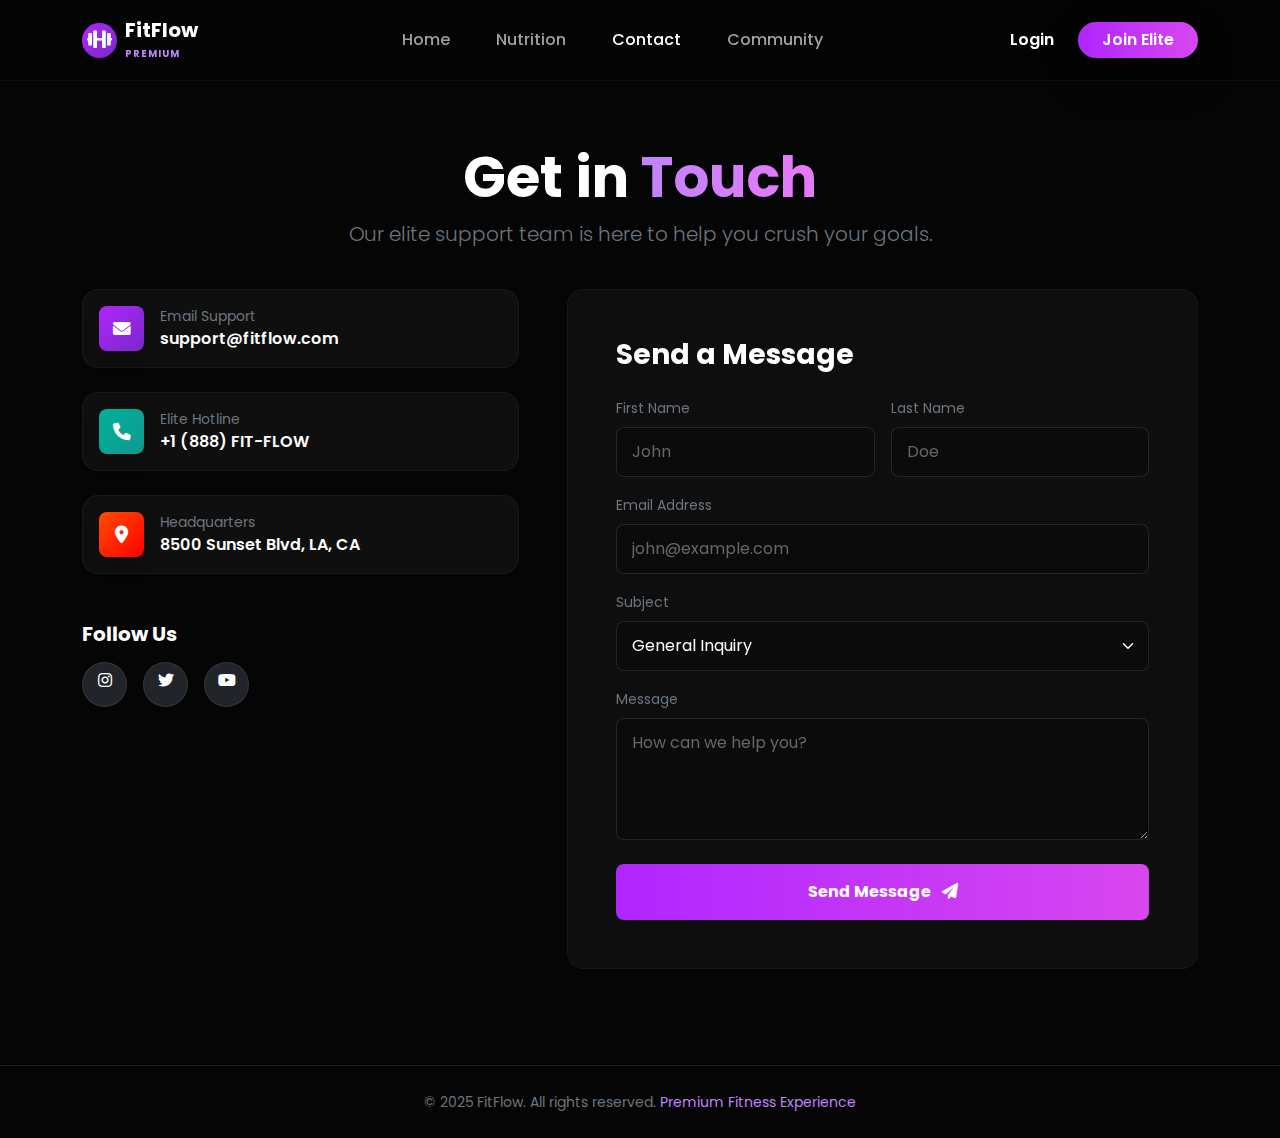
<file: web/pages/contact.html>
<!DOCTYPE html>
<html lang="en">
<head>
    <meta charset="UTF-8">
    <meta name="viewport" content="width=device-width, initial-scale=1.0">
    <title>Contact Support - FitFlow</title>
    <!-- Bootstrap 5 CDN -->
    <link href="https://cdn.jsdelivr.net/npm/bootstrap@5.3.0/dist/css/bootstrap.min.css" rel="stylesheet">
    <!-- FontAwesome -->
    <link rel="stylesheet" href="https://cdnjs.cloudflare.com/ajax/libs/font-awesome/6.0.0/css/all.min.css">
    <!-- Google Fonts -->
    <link href="https://fonts.googleapis.com/css2?family=Poppins:wght@300;400;600;700&display=swap" rel="stylesheet">
    <!-- Custom CSS (Note the ../ to go up one folder) -->
    <link rel="stylesheet" href="../css/style.css">
    <link rel="stylesheet" href="../css/contact_style.css">
</head>
<body>

    <!-- Navbar -->
    <nav class="navbar navbar-expand-lg navbar-dark fixed-top">
        <div class="container">
            <a class="navbar-brand d-flex align-items-center gap-2" href="../index.html">
                <div class="logo-icon"><i class="fa-solid fa-dumbbell"></i></div>
                <div class="lh-1">
                    <span class="fw-bold d-block">FitFlow</span>
                    <small class="text-purple fw-bold" style="font-size: 0.6rem; letter-spacing: 1px;">PREMIUM</small>
                </div>
            </a>
            
            <button class="navbar-toggler" type="button" data-bs-toggle="collapse" data-bs-target="#navbarNav">
                <span class="navbar-toggler-icon"></span>
            </button>

            <div class="collapse navbar-collapse" id="navbarNav">
                <ul class="navbar-nav mx-auto">
                    <li class="nav-item">
                        <a class="nav-link" href="../index.html">Home</a>
                    </li>
                    <li class="nav-item">
                        <a class="nav-link" href="nutrition.html">Nutrition</a>
                    </li>
                    <li class="nav-item">
                        <a class="nav-link active" href="contact.html">Contact</a>
                    </li>
                    <li class="nav-item">
                        <a class="nav-link" href="../index.html#community-section">Community</a>
                    </li>
                </ul>
                <div class="d-flex align-items-center gap-4">
                    <a href="#" class="text-white text-decoration-none fw-semibold fs-6">Login</a>
                    <a href="#" class="btn btn-primary btn-gradient rounded-pill px-4 shadow-lg">Join Elite</a>
                </div>
            </div>
        </div>
    </nav>

    <!-- Header Section -->
    <section class="contact-header pt-5 mt-5 pb-4 text-center">
        <div class="container mt-5">
            <h1 class="display-4 fw-bold">Get in <span class="text-gradient">Touch</span></h1>
            <p class="text-secondary lead">Our elite support team is here to help you crush your goals.</p>
        </div>
    </section>

    <!-- Contact Content -->
    <section class="container pb-5 mb-5">
        <div class="row g-5">
            
            <!-- Left Column: Contact Info -->
            <div class="col-lg-5">
                <div class="d-flex flex-column gap-4">
                    
                    <!-- Info Box 1 -->
                    <div class="d-flex align-items-center gap-3 p-3 rounded-4 bg-card-dark border border-secondary border-opacity-10">
                        <div class="icon-glow-sm bg-purple rounded-3 d-flex align-items-center justify-content-center text-white shadow">
                            <i class="fa-solid fa-envelope"></i>
                        </div>
                        <div>
                            <small class="text-secondary d-block">Email Support</small>
                            <span class="fw-semibold">support@fitflow.com</span>
                        </div>
                    </div>

                    <!-- Info Box 2 -->
                    <div class="d-flex align-items-center gap-3 p-3 rounded-4 bg-card-dark border border-secondary border-opacity-10">
                        <div class="icon-glow-sm bg-teal rounded-3 d-flex align-items-center justify-content-center text-white shadow">
                            <i class="fa-solid fa-phone"></i>
                        </div>
                        <div>
                            <small class="text-secondary d-block">Elite Hotline</small>
                            <span class="fw-semibold">+1 (888) FIT-FLOW</span>
                        </div>
                    </div>

                    <!-- Info Box 3 -->
                    <div class="d-flex align-items-center gap-3 p-3 rounded-4 bg-card-dark border border-secondary border-opacity-10">
                        <div class="icon-glow-sm bg-orange rounded-3 d-flex align-items-center justify-content-center text-white shadow">
                            <i class="fa-solid fa-location-dot"></i>
                        </div>
                        <div>
                            <small class="text-secondary d-block">Headquarters</small>
                            <span class="fw-semibold">8500 Sunset Blvd, LA, CA</span>
                        </div>
                    </div>

                    <!-- Social Media -->
                    <div class="mt-4">
                        <h5 class="fw-bold mb-3">Follow Us</h5>
                        <div class="d-flex gap-3">
                            <a href="#" class="btn btn-dark rounded-circle border border-secondary border-opacity-25" style="width: 45px; height: 45px;"><i class="fa-brands fa-instagram text-white"></i></a>
                            <a href="#" class="btn btn-dark rounded-circle border border-secondary border-opacity-25" style="width: 45px; height: 45px;"><i class="fa-brands fa-twitter text-white"></i></a>
                            <a href="#" class="btn btn-dark rounded-circle border border-secondary border-opacity-25" style="width: 45px; height: 45px;"><i class="fa-brands fa-youtube text-white"></i></a>
                        </div>
                    </div>

                </div>
            </div>

            <!-- Right Column: Form -->
            <div class="col-lg-7">
                <div class="contact-form-wrapper p-4 p-md-5 rounded-4 border border-secondary border-opacity-10">
                    <h3 class="fw-bold mb-4">Send a Message</h3>
                    <form>
                        <div class="row g-3">
                            <div class="col-md-6">
                                <label class="form-label text-secondary small">First Name</label>
                                <input type="text" class="form-control form-control-dark" placeholder="John">
                            </div>
                            <div class="col-md-6">
                                <label class="form-label text-secondary small">Last Name</label>
                                <input type="text" class="form-control form-control-dark" placeholder="Doe">
                            </div>
                            <div class="col-12">
                                <label class="form-label text-secondary small">Email Address</label>
                                <input type="email" class="form-control form-control-dark" placeholder="john@example.com">
                            </div>
                            <div class="col-12">
                                <label class="form-label text-secondary small">Subject</label>
                                <select class="form-select form-control-dark">
                                    <option selected>General Inquiry</option>
                                    <option value="1">Membership Issue</option>
                                    <option value="2">Technical Support</option>
                                    <option value="3">Partnership</option>
                                </select>
                            </div>
                            <div class="col-12">
                                <label class="form-label text-secondary small">Message</label>
                                <textarea class="form-control form-control-dark" rows="4" placeholder="How can we help you?"></textarea>
                            </div>
                            <div class="col-12 mt-4">
                                <button type="submit" class="btn btn-primary btn-gradient w-100 py-3 rounded-3 fw-bold">
                                    Send Message <i class="fa-solid fa-paper-plane ms-2"></i>
                                </button>
                            </div>
                        </div>
                    </form>
                </div>
            </div>

        </div>
    </section>

    <!-- Footer -->
    <footer class="footer-section py-4 mt-auto border-top border-white border-opacity-10">
        <div class="container text-center">
            <small class="text-secondary">
                &copy; 2025 FitFlow. All rights reserved. <span class="text-purple">Premium Fitness Experience</span>
            </small>
        </div>
    </footer>

    <script src="https://cdn.jsdelivr.net/npm/bootstrap@5.3.0/dist/js/bootstrap.bundle.min.js"></script>
</body>
</html>
</file>
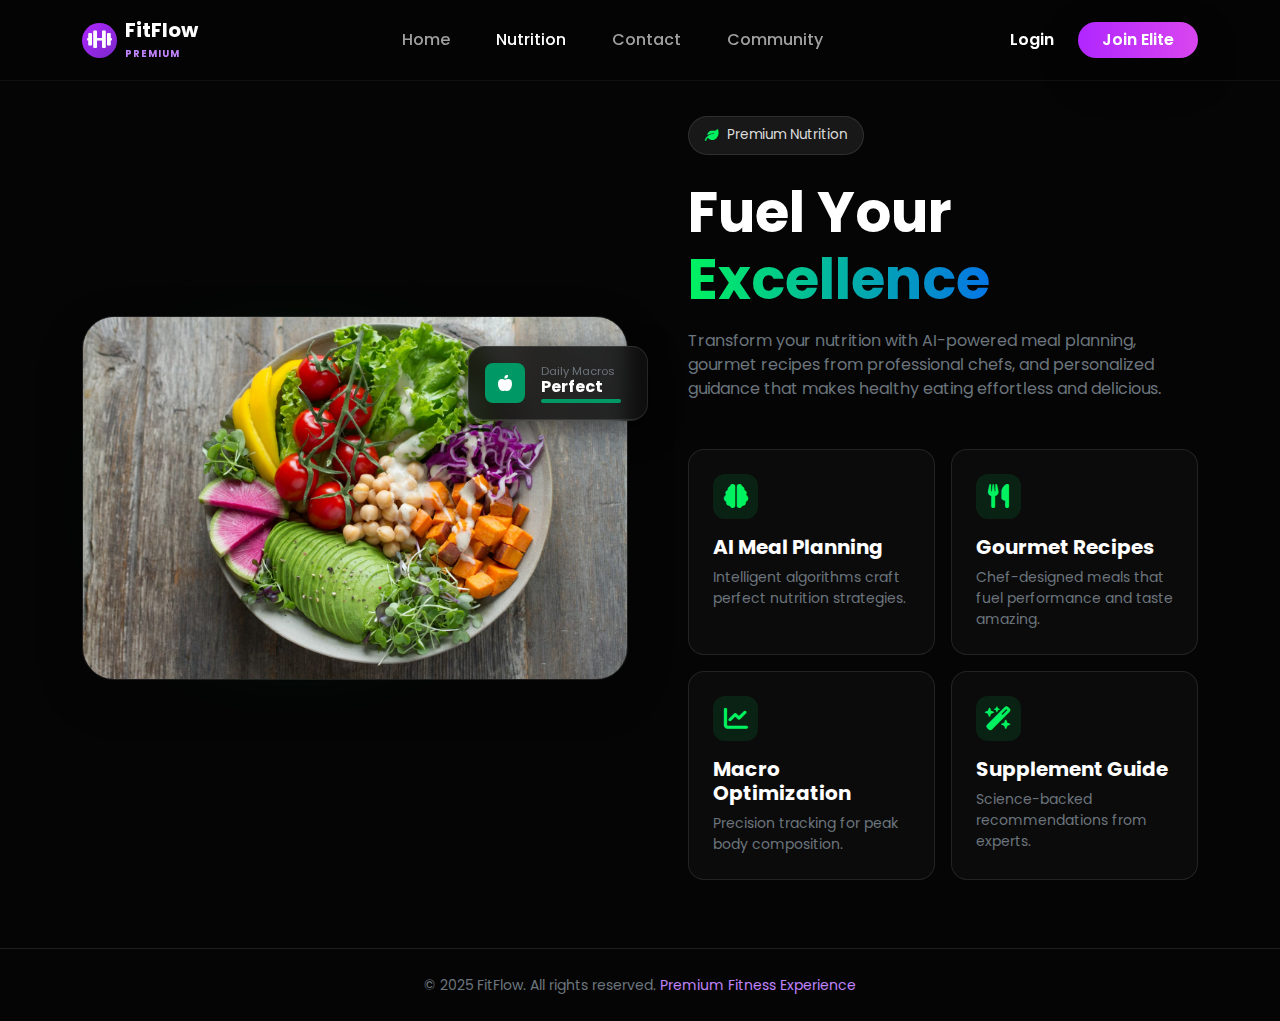
<file: web/pages/nutrition.html>
<!DOCTYPE html>
<html lang="en">
<head>
    <meta charset="UTF-8">
    <meta name="viewport" content="width=device-width, initial-scale=1.0">
    <title>Premium Nutrition - FitFlow</title>
    <!-- Bootstrap 5 CDN -->
    <link href="https://cdn.jsdelivr.net/npm/bootstrap@5.3.0/dist/css/bootstrap.min.css" rel="stylesheet">
    <!-- FontAwesome -->
    <link rel="stylesheet" href="https://cdnjs.cloudflare.com/ajax/libs/font-awesome/6.0.0/css/all.min.css">
    <!-- Google Fonts -->
    <link href="https://fonts.googleapis.com/css2?family=Poppins:wght@300;400;600;700&display=swap" rel="stylesheet">
    <!-- Custom CSS (Relative link) -->
    <link rel="stylesheet" href="../css/style.css">
    <link rel="stylesheet" href="../css/nutrition_style.css">
</head>
<body>

    <!-- Navbar -->
    <nav class="navbar navbar-expand-lg navbar-dark fixed-top">
        <div class="container">
            <a class="navbar-brand d-flex align-items-center gap-2" href="../index.html">
                <div class="logo-icon"><i class="fa-solid fa-dumbbell"></i></div>
                <div class="lh-1">
                    <span class="fw-bold d-block">FitFlow</span>
                    <small class="text-purple fw-bold" style="font-size: 0.6rem; letter-spacing: 1px;">PREMIUM</small>
                </div>
            </a>
            
            <button class="navbar-toggler" type="button" data-bs-toggle="collapse" data-bs-target="#navbarNav">
                <span class="navbar-toggler-icon"></span>
            </button>

            <div class="collapse navbar-collapse" id="navbarNav">
                <ul class="navbar-nav mx-auto">
                    <li class="nav-item">
                        <a class="nav-link" href="../index.html">Home</a>
                    </li>
                    <li class="nav-item">
                        <a class="nav-link active" href="nutrition.html">Nutrition</a>
                    </li>
                    <li class="nav-item">
                        <a class="nav-link" href="contact.html">Contact</a>
                    </li>
                    <li class="nav-item">
                       <a class="nav-link" href="../index.html#community-section">Community</a>
                    </li>
                </ul>
                <div class="d-flex align-items-center gap-4">
                    <a href="#" class="text-white text-decoration-none fw-semibold fs-6">Login</a>
                    <a href="#" class="btn btn-primary btn-gradient rounded-pill px-4 shadow-lg">Join Elite</a>
                </div>
            </div>
        </div>
    </nav>

    <!-- Main Nutrition Section -->
    <section class="min-vh-100 d-flex align-items-center py-5 mt-5">
        <div class="container">
            <div class="row align-items-center">
                
                <!-- LEFT COLUMN: Image & Floating Card -->
                <div class="col-lg-6 mb-5 mb-lg-0 position-relative">
                    <!-- Green Glow Background -->
                    <div class="green-glow-bg"></div>
                    
                    <div class="position-relative">
                        <!-- Main Salad Image -->
                        <img src="../imges/salad_image.avif" 
                             alt="Healthy Food" class="img-fluid rounded-5 shadow-lg position-relative z-1 border border-white border-opacity-10">
                        
                        <!-- Floating Macros Card -->
                        <div class="floating-macro-card p-3 rounded-4 d-flex align-items-center gap-3 z-2">
                            <div class="icon-box-sm bg-teal-solid rounded-3 d-flex align-items-center justify-content-center text-white">
                                <i class="fa-solid fa-apple-whole"></i>
                            </div>
                            <div class="flex-grow-1">
                                <small class="text-secondary d-block" style="font-size: 0.7rem;">Daily Macros</small>
                                <span class="fw-bold text-white d-block lh-1 mb-1">Perfect</span>
                                <!-- Progress Bar -->
                                <div class="progress" style="height: 4px; width: 80px; background: rgba(255,255,255,0.1);">
                                    <div class="progress-bar bg-teal-solid" role="progressbar" style="width: 100%"></div>
                                </div>
                            </div>
                        </div>
                    </div>
                </div>

                <!-- RIGHT COLUMN: Content -->
                <div class="col-lg-6 ps-lg-5">
                    
                    <!-- Badge -->
                    <div class="badge-pill mb-4 d-inline-flex align-items-center gap-2">
                        <i class="fa-solid fa-leaf text-teal"></i>
                        <span>Premium Nutrition</span>
                    </div>

                    <!-- Headline -->
                    <h1 class="display-4 fw-bold mb-3">
                        Fuel Your <span class="text-gradient-green">Excellence</span>
                    </h1>
                    
                    <p class="text-secondary mb-5">
                        Transform your nutrition with AI-powered meal planning, gourmet recipes from professional chefs, and personalized guidance that makes healthy eating effortless and delicious.
                    </p>

                    <!-- Feature Grid (2x2) -->
                    <div class="row g-3">
                        
                        <!-- Feature 1 -->
                        <div class="col-md-6">
                            <div class="nutrition-feature-card p-4 rounded-4 h-100 border border-white border-opacity-10">
                                <div class="icon-box mb-3 text-teal">
                                    <i class="fa-solid fa-brain fs-4"></i>
                                </div>
                                <h5 class="fw-bold mb-2">AI Meal Planning</h5>
                                <p class="text-secondary small mb-0">Intelligent algorithms craft perfect nutrition strategies.</p>
                            </div>
                        </div>

                        <!-- Feature 2 -->
                        <div class="col-md-6">
                            <div class="nutrition-feature-card p-4 rounded-4 h-100 border border-white border-opacity-10">
                                <div class="icon-box mb-3 text-teal">
                                    <i class="fa-solid fa-utensils fs-4"></i>
                                </div>
                                <h5 class="fw-bold mb-2">Gourmet Recipes</h5>
                                <p class="text-secondary small mb-0">Chef-designed meals that fuel performance and taste amazing.</p>
                            </div>
                        </div>

                        <!-- Feature 3 -->
                        <div class="col-md-6">
                            <div class="nutrition-feature-card p-4 rounded-4 h-100 border border-white border-opacity-10">
                                <div class="icon-box mb-3 text-teal">
                                    <i class="fa-solid fa-chart-line fs-4"></i>
                                </div>
                                <h5 class="fw-bold mb-2">Macro Optimization</h5>
                                <p class="text-secondary small mb-0">Precision tracking for peak body composition.</p>
                            </div>
                        </div>

                        <!-- Feature 4 -->
                        <div class="col-md-6">
                            <div class="nutrition-feature-card p-4 rounded-4 h-100 border border-white border-opacity-10">
                                <div class="icon-box mb-3 text-teal">
                                    <i class="fa-solid fa-wand-magic-sparkles fs-4"></i>
                                </div>
                                <h5 class="fw-bold mb-2">Supplement Guide</h5>
                                <p class="text-secondary small mb-0">Science-backed recommendations from experts.</p>
                            </div>
                        </div>

                    </div>
                </div>

            </div>
        </div>
    </section>

    <!-- Footer -->
    <footer class="footer-section py-4 mt-auto border-top border-white border-opacity-10">
        <div class="container text-center">
            <small class="text-secondary">
                &copy; 2025 FitFlow. All rights reserved. <span class="text-purple">Premium Fitness Experience</span>
            </small>
        </div>
    </footer>

    <script src="https://cdn.jsdelivr.net/npm/bootstrap@5.3.0/dist/js/bootstrap.bundle.min.js"></script>
</body>
</html>
</file>
<file: web/css/style.css>
/* --- Global Settings --- */
body {
    background-color: #050505; 
    color: #ffffff;
    font-family: 'Poppins', sans-serif;
    overflow-x: hidden;
}

/* --- Navbar (FIXED) --- */
.navbar {
    background-color: rgba(5, 5, 5, 0.85); /* Dark background */
    backdrop-filter: blur(10px); /* Glass blur effect */
    padding: 15px 0;
    z-index: 1050; /* Ensures it stays ON TOP of everything */
    border-bottom: 1px solid rgba(255,255,255,0.05);
}

.logo-icon {
    width: 35px;
    height: 35px;
    background: linear-gradient(135deg, #b026ff, #7928ca);
    border-radius: 50%;
    display: flex;
    align-items: center;
    justify-content: center;
}

.nav-link {
    color: #a0a0a0 !important; /* Grey by default */
    font-weight: 500;
    margin: 0 15px;
    transition: color 0.3s ease;
}

.nav-link:hover, .nav-link.active {
    color: #ffffff !important; /* White on hover/active */
}

/* --- Hero Section --- */
.hero-section {
    min-height: 100vh;
    padding-top: 100px; /* IMPORTANT: Pushes content down so Navbar doesn't cover it */
    position: relative;
    z-index: 1;
}

/* --- Buttons & Gradients --- */
.btn-gradient {
    background: linear-gradient(90deg, #b026ff 0%, #d946ef 100%);
    border: none;
    color: white;
    font-weight: 600;
}

.btn-gradient:hover {
    transform: scale(1.05);
    box-shadow: 0 0 20px rgba(176, 38, 255, 0.4);
    color: white;
}

.btn-outline-secondary {
    border-color: #333;
    background-color: rgba(255,255,255,0.05);
}

.text-purple { color: #c084fc; }

.text-gradient {
    background: linear-gradient(90deg, #c084fc, #e879f9);
    -webkit-background-clip: text;
    -webkit-text-fill-color: transparent;
}

/* --- Image & Badge Styles --- */
.badge-pill {
    background-color: rgba(255, 255, 255, 0.08);
    border: 1px solid rgba(255, 255, 255, 0.1);
    padding: 8px 16px;
    border-radius: 50px;
    font-size: 0.85rem;
    color: #ddd;
}

.image-wrapper {
    position: relative;
    z-index: 2;
}

.main-img {
    border: 1px solid rgba(255, 255, 255, 0.1);
}

.glass-card {
    position: absolute;
    bottom: 40px;
    left: -40px;
    background: rgba(20, 20, 20, 0.7);
    backdrop-filter: blur(15px); /* Strong blur for glass effect */
    border: 1px solid rgba(255, 255, 255, 0.1);
    min-width: 200px;
    box-shadow: 0 10px 30px rgba(0,0,0,0.5);
}

.purple-glow {
    position: absolute;
    top: 50%;
    left: 50%;
    transform: translate(-50%, -50%);
    width: 90%;
    height: 90%;
    background: radial-gradient(circle, rgba(176, 38, 255, 0.35) 0%, rgba(5, 5, 5, 0) 70%);
    z-index: 1;
    filter: blur(60px);
}

.icon-box {
    width: 45px;
    height: 45px;
}

.bg-purple { background-color: #b026ff; }

/* Mobile Tweaks */
@media (max-width: 991px) {
    .glass-card {
        left: 50%;
        transform: translateX(-50%);
        bottom: -20px;
    }
    .hero-section {
        text-align: center;
        padding-bottom: 50px;
    }
    .d-flex.gap-4.border-start {
        border-left: none !important;
        justify-content: center;
    }
    /* Fix alignment of buttons on mobile menu */
    .d-flex.align-items-center.gap-4 {
        margin-top: 15px;
        justify-content: center;
    }
}




/* --- Programs Section Styles --- */

/* Dark Background for Cards (Lighter than body) */
.bg-card-dark {
    background-color: #0f0f0f;
    border: 1px solid rgba(255, 255, 255, 0.05);
    border-top: none; /* Seamless look with image */
}

/* Card Hover Effect */
.program-card {
    transition: transform 0.3s ease, box-shadow 0.3s ease;
}

.program-card:hover {
    transform: translateY(-5px);
    box-shadow: 0 10px 30px rgba(0, 0, 0, 0.5);
    border-color: rgba(255, 255, 255, 0.1);
}

/* Image styling */
.card-image-wrapper img {
    transition: transform 0.5s ease;
}

.program-card:hover .card-image-wrapper img {
    transform: scale(1.05);
}

/* Floating Icon Badge Square */
.icon-badge {
    width: 40px;
    height: 40px;
}

/* Glass effect for text badges */
.backdrop-blur {
    backdrop-filter: blur(4px);
}

/* --- Color Variants --- */

/* 1. Orange/Red (Fire) */
.bg-orange {
    background: linear-gradient(135deg, #ff4d00, #ff0000);
}

.btn-orange {
    background: linear-gradient(90deg, #ff4d00, #ff0000);
    border: none;
    transition: transform 0.2s;
}

.btn-orange:hover {
    transform: scale(1.02);
    box-shadow: 0 0 15px rgba(255, 77, 0, 0.4);
    color: white;
}

/* 2. Teal/Green (Bolt) */
.bg-teal {
    background: linear-gradient(135deg, #00b09b, #11998e); /* Teal gradient */
}

.btn-teal {
    background: linear-gradient(90deg, #11998e, #00b09b);
    border: none;
    transition: transform 0.2s;
}

.btn-teal:hover {
    transform: scale(1.02);
    box-shadow: 0 0 15px rgba(17, 153, 142, 0.4);
    color: white;
}

/* 3. Purple (Reusing existing, but specific class for icon bg) */
.bg-purple {
    background: linear-gradient(135deg, #b026ff, #7928ca);
}
/* --- Community Section Styles --- */

/* Text Gradient for "Elite Community" (Pink/Purple) */
.text-gradient-pink {
    background: linear-gradient(90deg, #ff4d9e, #b026ff);
    -webkit-background-clip: text;
    -webkit-text-fill-color: transparent;
}

/* Card Styling */
.stat-card {
    background-color: #0b0b0b; /* Very Dark Grey, slightly lighter than body */
    border: 1px solid rgba(255, 255, 255, 0.08); /* Subtle border */
    transition: transform 0.3s ease;
}

.stat-card:hover {
    transform: translateY(-5px);
    border-color: rgba(255, 255, 255, 0.2);
}

/* --- Glowing Icons --- */
.icon-glow-sq {
    width: 65px;
    height: 65px;
    border-radius: 16px;
    display: flex;
    align-items: center;
    justify-content: center;
    /* Soft glow around the box */
    box-shadow: 0 0 25px rgba(0,0,0,0.5); 
}

/* Specific Colors for Icons */
.bg-glow-purple {
    background: linear-gradient(135deg, #b026ff, #7928ca);
    box-shadow: 0 0 30px rgba(176, 38, 255, 0.4); /* Purple Glow */
}

.bg-glow-pink {
    background: linear-gradient(135deg, #ff00cc, #ff3366);
    box-shadow: 0 0 30px rgba(255, 0, 204, 0.4); /* Pink Glow */
}

.bg-glow-orange {
    background: linear-gradient(135deg, #ff4d00, #ff0000);
    box-shadow: 0 0 30px rgba(255, 77, 0, 0.4); /* Orange Glow */
}

/* --- CTA Button (Pink Gradient) --- */
.btn-gradient-pink {
    background: linear-gradient(90deg, #d946ef, #e11d48);
    border: none;
    color: white;
    transition: transform 0.2s, box-shadow 0.2s;
}

.btn-gradient-pink:hover {
    transform: scale(1.05);
    box-shadow: 0 0 20px rgba(217, 70, 239, 0.5);
    color: white;
}

/* --- Footer --- */
.footer-section {
    background-color: #050505;
}

/* Optional: Center ambient glow behind the text */
.center-glow {
    position: absolute;
    top: 50%;
    left: 50%;
    transform: translate(-50%, -50%);
    width: 600px;
    height: 400px;
    background: radial-gradient(circle, rgba(176, 38, 255, 0.15) 0%, rgba(5, 5, 5, 0) 70%);
    z-index: 0;
    pointer-events: none;
}

/* =========================================
   MOBILE RESPONSIVENESS FIXES
   Add this to the bottom of style.css
   ========================================= */

@media (max-width: 991px) {
    
    /* --- 1. Typography Adjustments --- */
    h1.display-3 {
        font-size: 2.5rem; /* Make Hero Text smaller */
        text-align: center;
    }
    
    p.lead {
        font-size: 1rem;
        text-align: center;
        padding-right: 0 !important; /* Remove right padding */
    }

    h2.display-5 {
        font-size: 2rem; /* Make Section Headers smaller */
    }

    /* --- 2. Navbar Mobile Menu --- */
    .navbar-collapse {
        background-color: #050505; /* Solid black background when menu opens */
        padding: 20px;
        border-radius: 0 0 20px 20px;
        border: 1px solid rgba(255,255,255,0.1);
        border-top: none;
        box-shadow: 0 10px 30px rgba(0,0,0,0.8);
    }
    
    .navbar-nav {
        text-align: center;
        margin-bottom: 20px;
    }

    /* Center the Join/Login buttons on mobile */
    .d-flex.align-items-center.gap-4 {
        justify-content: center;
        width: 100%;
    }

    /* --- 3. Hero Section Layout --- */
    .hero-section {
        padding-top: 120px; /* More space for navbar */
        padding-bottom: 60px;
        text-align: center;
    }

    .content-column {
        margin-bottom: 60px !important; /* Space between Text and Image */
    }

    /* Center the Buttons */
    .hero-section .d-flex.gap-3 {
        justify-content: center;
    }

    /* --- 4. Stats Row Fix (Important!) --- */
    /* Select the div that holds the stats */
    .hero-section .d-flex.gap-4.border-start {
        border-left: none !important; /* Remove vertical line */
        flex-direction: row; /* Keep in row but allow wrapping */
        flex-wrap: wrap;
        justify-content: center;
        gap: 20px !important;
        padding-left: 0 !important;
    }

    .stat-item {
        border-right: none !important; /* Remove divider lines */
        padding-right: 0 !important;
        min-width: 100px; /* Ensure they don't get too squashed */
    }

    /* --- 5. Image & Floating Card Fixes --- */
    .image-wrapper {
        margin: 0 auto;
        max-width: 100%;
    }

    .glass-card {
        /* Move card to center bottom */
        left: 50%;
        transform: translateX(-50%);
        bottom: -30px; 
        width: 90%; /* Make it wider on mobile */
        max-width: 300px;
        justify-content: center;
    }

    /* Reduce Glow intensity on mobile to prevent messiness */
    .purple-glow, .center-glow {
        opacity: 0.6;
        width: 100%;
    }
}

/* --- Extra Small Screens (Phones < 576px) --- */
@media (max-width: 576px) {
    h1.display-3 {
        font-size: 2rem;
    }
    
    .btn-lg {
        width: 100%; /* Full width buttons on phone */
        justify-content: center;
    }

    /* Stack stats vertically on very small phones if needed */
    .hero-section .d-flex.gap-4.border-start {
        gap: 30px !important;
    }
}
</file>
<file: web/css/contact_style.css>
/* --- Contact Page Styles --- */

/* Small Glowing Icons for Contact Info */
.icon-glow-sm {
    width: 45px;
    height: 45px;
    font-size: 1.1rem;
}

/* Glassy Background for Form Container */
.contact-form-wrapper {
    background: rgba(20, 20, 20, 0.6);
    backdrop-filter: blur(10px);
}

/* --- Dark Mode Form Inputs --- */

/* Override Bootstrap Default Input Styles */
.form-control-dark {
    background-color: #0b0b0b;      /* Very Dark Grey Background */
    border: 1px solid rgba(255, 255, 255, 0.1);
    color: #ffffff;                 /* White Text */
    padding: 12px 15px;
    border-radius: 8px;
    transition: all 0.3s ease;
}

/* Fix Placeholder Color */
.form-control-dark::placeholder {
    color: #666;
}

/* Input Focus State (The Purple Glow) */
.form-control-dark:focus {
    background-color: #0b0b0b;
    color: #ffffff;
    border-color: #b026ff;          /* Purple Border */
    box-shadow: 0 0 0 4px rgba(176, 38, 255, 0.15); /* Purple Glow Ring */
    outline: none;
}

/* Fix Select Dropdown Arrow */
select.form-control-dark {
    background-image: url("data:image/svg+xml,%3csvg xmlns='http://www.w3.org/2000/svg' viewBox='0 0 16 16'%3e%3cpath fill='none' stroke='%23ffffff' stroke-linecap='round' stroke-linejoin='round' stroke-width='2' d='m2 5 6 6 6-6'/%3e%3c/svg%3e");
}
</file>
<file: web/css/nutrition_style.css>
/* --- Nutrition Page Styles --- */

/* 1. Green Text Gradient */
.text-gradient-green {
    background: linear-gradient(90deg, #00f260, #0575e6); /* Bright Green to Blue-Green */
    -webkit-background-clip: text;
    -webkit-text-fill-color: transparent;
}

/* 2. Text & Icon Colors */
.text-teal {
    color: #00f260;
}

.bg-teal-solid {
    background-color: #009966;
}

/* 3. Green Ambient Glow behind image */
.green-glow-bg {
    position: absolute;
    top: 50%;
    left: 40%;
    transform: translate(-50%, -50%);
    width: 80%;
    height: 80%;
    background: radial-gradient(circle, rgba(0, 242, 96, 0.25) 0%, rgba(5, 5, 5, 0) 70%);
    z-index: 0;
    filter: blur(50px);
}

/* 4. Floating Macros Card */
.floating-macro-card {
    position: absolute;
    top: 30px;
    right: -20px;
    background: rgba(15, 15, 15, 0.85); /* Dark semi-transparent */
    backdrop-filter: blur(10px);
    border: 1px solid rgba(255, 255, 255, 0.1);
    min-width: 180px;
    box-shadow: 0 10px 30px rgba(0,0,0,0.6);
}

.icon-box-sm {
    width: 40px;
    height: 40px;
}

/* 5. Feature Cards (Grid) */
.nutrition-feature-card {
    background-color: #0b0b0b; /* Dark Card Background */
    transition: transform 0.3s ease, border-color 0.3s ease;
}

.nutrition-feature-card:hover {
    transform: translateY(-5px);
    border-color: rgba(0, 242, 96, 0.3) !important; /* Green border on hover */
}

/* Icon box inside feature cards */
.nutrition-feature-card .icon-box {
    width: 45px;
    height: 45px;
    border-radius: 12px;
    background-color: rgba(0, 242, 96, 0.1); /* Very subtle green bg */
    display: flex;
    align-items: center;
    justify-content: center;
}

/* Responsive adjustment for floating card */
@media (max-width: 991px) {
    .floating-macro-card {
        right: 50%;
        transform: translateX(50%);
        top: 20px;
    }
}
</file>
